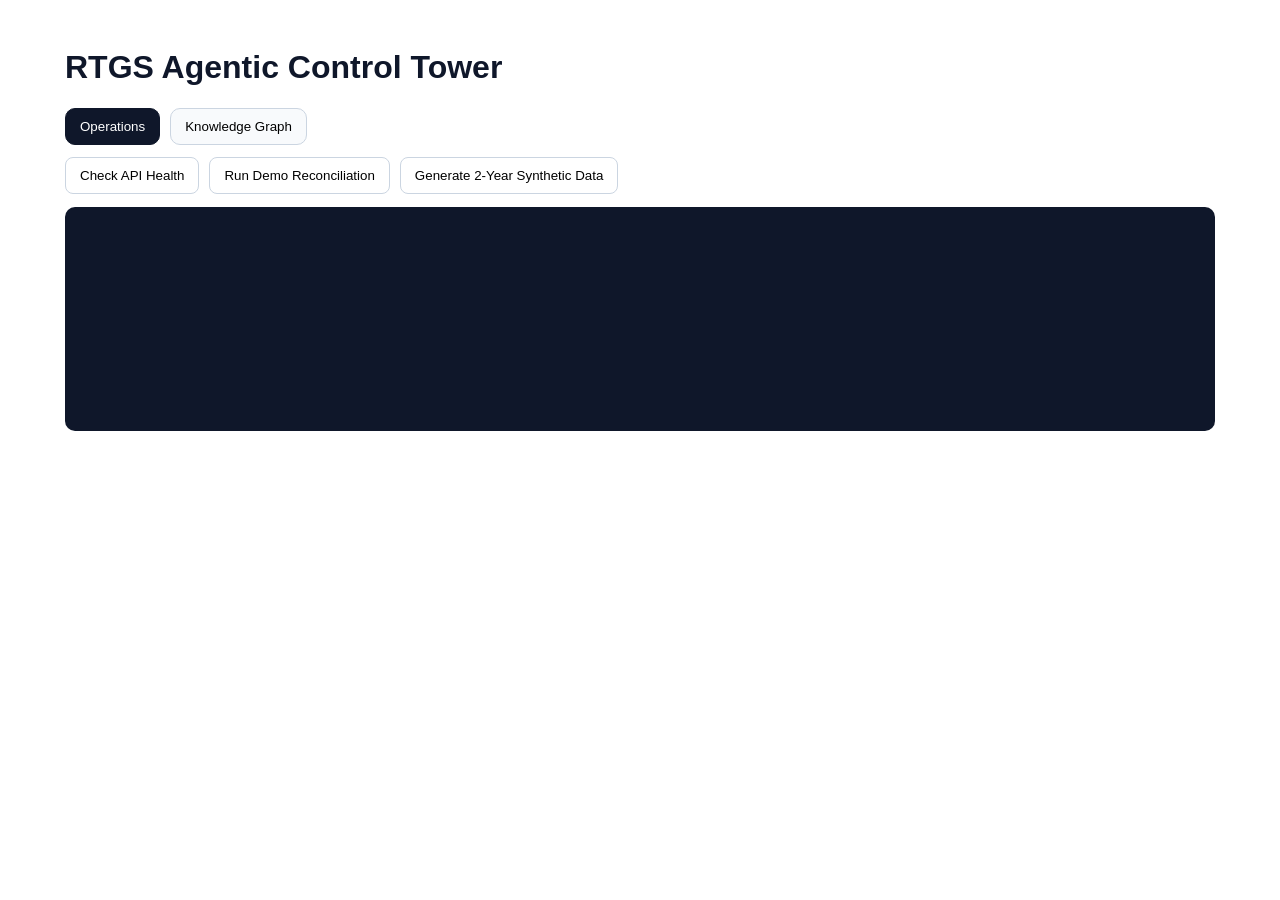
<file: frontend/index.html>
<!doctype html>
<html>
<head>
  <meta charset="utf-8"/>
  <meta name="viewport" content="width=device-width,initial-scale=1"/>
  <title>RTGS Agentic Control Tower</title>
  <link rel="stylesheet" href="styles.css"/>
</head>
<body>
  <h1>RTGS Agentic Control Tower</h1>

  <div class="tabs">
    <button class="tab active" data-tab="opsTab">Operations</button>
    <button class="tab" data-tab="graphTab">Knowledge Graph</button>
  </div>

  <section id="opsTab" class="panel active">
    <div class="card">
      <button id="healthBtn">Check API Health</button>
      <button id="demoBtn">Run Demo Reconciliation</button>
      <button id="genBtn">Generate 2-Year Synthetic Data</button>
    </div>
    <pre id="output"></pre>
  </section>

  <section id="graphTab" class="panel">
    <div class="card">
      <button id="graphBtn">Load Knowledge Graph</button>
    </div>
    <div class="graph-wrap">
      <svg id="graphSvg" viewBox="0 0 1100 520" preserveAspectRatio="xMidYMid meet"></svg>
    </div>
    <div id="graphMeta" class="meta"></div>
  </section>

  <script src="app.js"></script>
</body>
</html>
</file>
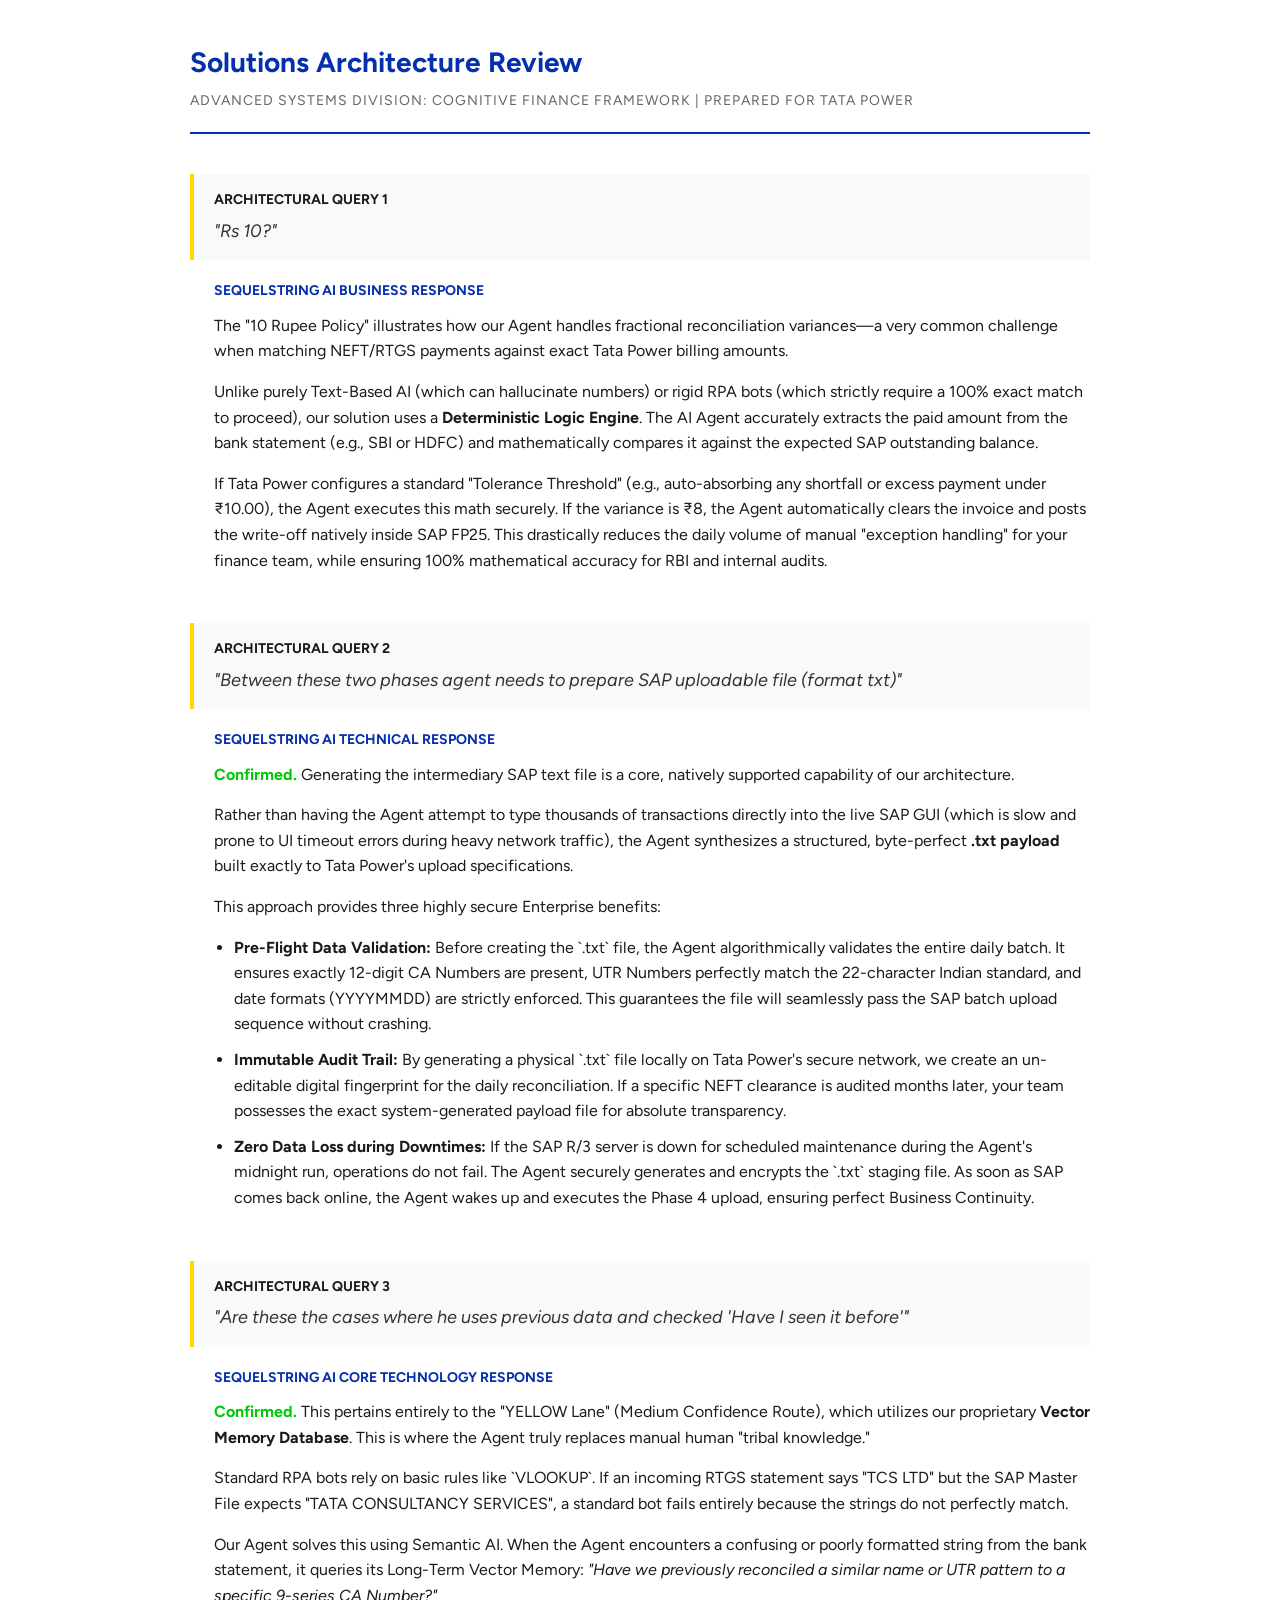
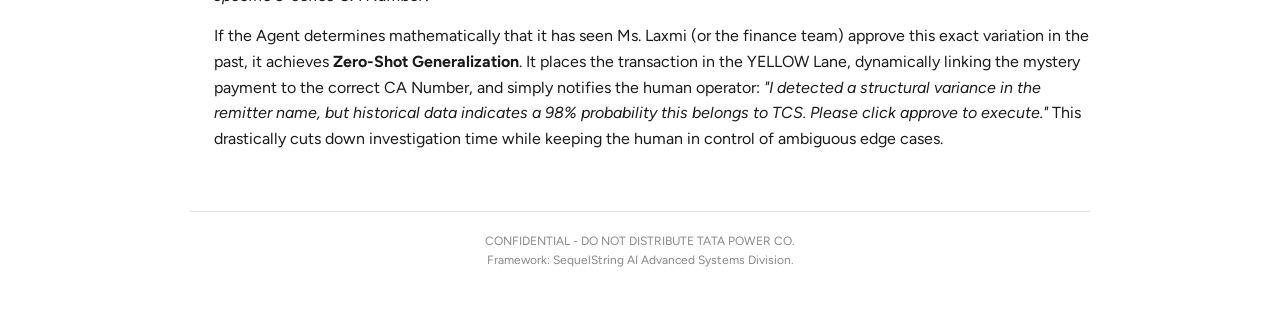
<file: Tata_Query_Responses.html>
<!DOCTYPE html>
<html lang="en">

<head>
    <meta charset="UTF-8">
    <meta name="viewport" content="width=device-width, initial-scale=1.0">
    <title>SequelString AI - Query Responses</title>
    <link rel="preconnect" href="https://fonts.googleapis.com">
    <link rel="preconnect" href="https://fonts.gstatic.com" crossorigin>
    <link href="https://fonts.googleapis.com/css2?family=Figtree:wght@400;600;700&display=swap" rel="stylesheet">
    <style>
        :root {
            --ibm-blue: #0530AD;
            --rh-green: #00C805;
            --solid-yellow: #FFD700;
            --text-black: #1A1A1A;
            --bg-white: #FFFFFF;
            --rule-gray: #E0E0E0;
        }

        body {
            font-family: 'Figtree', sans-serif;
            background-color: var(--bg-white);
            color: var(--text-black);
            line-height: 1.6;
            margin: 0;
            padding: 40px;
            max-width: 900px;
            margin-left: auto;
            margin-right: auto;
        }

        .header {
            border-bottom: 2px solid var(--ibm-blue);
            padding-bottom: 20px;
            margin-bottom: 40px;
        }

        .header h1 {
            color: var(--ibm-blue);
            margin: 0;
            font-size: 28px;
            font-weight: 700;
        }

        .header p {
            margin: 5px 0 0 0;
            font-size: 14px;
            color: #666;
            text-transform: uppercase;
            letter-spacing: 1px;
        }

        .query-section {
            margin-bottom: 50px;
            page-break-inside: avoid;
        }

        .query-box {
            background-color: #f8f9fa;
            border-left: 4px solid var(--solid-yellow);
            padding: 15px 20px;
            margin-bottom: 20px;
        }

        .query-label {
            font-weight: 700;
            color: var(--text-black);
            font-size: 14px;
            text-transform: uppercase;
            margin-bottom: 5px;
            display: block;
        }

        .query-text {
            font-style: italic;
            font-size: 18px;
            margin: 0;
            color: #333;
        }

        .response-box {
            padding-left: 24px;
        }

        .response-label {
            font-weight: 700;
            color: var(--ibm-blue);
            font-size: 14px;
            text-transform: uppercase;
            margin-bottom: 10px;
            display: block;
        }

        h3 {
            color: var(--ibm-blue);
            font-size: 18px;
            margin-top: 0;
            margin-bottom: 15px;
        }

        p {
            margin-top: 0;
            margin-bottom: 15px;
            font-size: 16px;
        }

        .highlight-green {
            color: var(--rh-green);
            font-weight: 700;
        }

        .highlight-blue {
            color: var(--ibm-blue);
            font-weight: 600;
        }

        ul {
            margin-top: 0;
            padding-left: 20px;
        }

        li {
            margin-bottom: 10px;
        }

        .footer {
            margin-top: 60px;
            padding-top: 20px;
            border-top: 1px solid var(--rule-gray);
            font-size: 12px;
            color: #888;
            text-align: center;
        }
    </style>
</head>

<body>

    <div class="header">
        <h1>Solutions Architecture Review</h1>
        <p>Advanced Systems Division: Cognitive Finance Framework | Prepared for Tata Power</p>
    </div>

    <div class="query-section">
        <div class="query-box">
            <span class="query-label">Architectural Query 1</span>
            <p class="query-text">"Rs 10?"</p>
        </div>
        <div class="response-box">
            <span class="response-label">SequelString AI Business Response</span>
            <p>The "10 Rupee Policy" illustrates how our Agent handles fractional reconciliation variances—a very common
                challenge when matching NEFT/RTGS payments against exact Tata Power billing amounts.</p>

            <p>Unlike purely Text-Based AI (which can hallucinate numbers) or rigid RPA bots (which strictly require a
                100% exact match to proceed), our solution uses a <strong>Deterministic Logic Engine</strong>. The AI
                Agent accurately extracts the paid amount from the bank statement (e.g., SBI or HDFC) and mathematically
                compares it against the expected SAP outstanding balance.</p>

            <p>If Tata Power configures a standard "Tolerance Threshold" (e.g., auto-absorbing any shortfall or excess
                payment under ₹10.00), the Agent executes this math securely. If the variance is ₹8, the Agent
                automatically clears the invoice and posts the write-off natively inside SAP FP25. This drastically
                reduces the daily volume of manual "exception handling" for your finance team, while ensuring 100%
                mathematical accuracy for RBI and internal audits.</p>
        </div>
    </div>

    <div class="query-section">
        <div class="query-box">
            <span class="query-label">Architectural Query 2</span>
            <p class="query-text">"Between these two phases agent needs to prepare SAP uploadable file (format txt)"</p>
        </div>
        <div class="response-box">
            <span class="response-label">SequelString AI Technical Response</span>
            <p><span class="highlight-green">Confirmed.</span> Generating the intermediary SAP text file is a core,
                natively supported capability of our architecture.</p>

            <p>Rather than having the Agent attempt to type thousands of transactions directly into the live SAP GUI
                (which is slow and prone to UI timeout errors during heavy network traffic), the Agent synthesizes a
                structured, byte-perfect <strong>.txt payload</strong> built exactly to Tata Power's upload
                specifications.</p>

            <p>This approach provides three highly secure Enterprise benefits:</p>
            <ul>
                <li><strong>Pre-Flight Data Validation:</strong> Before creating the `.txt` file, the Agent
                    algorithmically validates the entire daily batch. It ensures exactly 12-digit CA Numbers are
                    present, UTR Numbers perfectly match the 22-character Indian standard, and date formats (YYYYMMDD)
                    are strictly enforced. This guarantees the file will seamlessly pass the SAP batch upload sequence
                    without crashing.</li>
                <li><strong>Immutable Audit Trail:</strong> By generating a physical `.txt` file locally on Tata Power's
                    secure network, we create an un-editable digital fingerprint for the daily reconciliation. If a
                    specific NEFT clearance is audited months later, your team possesses the exact system-generated
                    payload file for absolute transparency.</li>
                <li><strong>Zero Data Loss during Downtimes:</strong> If the SAP R/3 server is down for scheduled
                    maintenance during the Agent's midnight run, operations do not fail. The Agent securely generates
                    and encrypts the `.txt` staging file. As soon as SAP comes back online, the Agent wakes up and
                    executes the Phase 4 upload, ensuring perfect Business Continuity.</li>
            </ul>
        </div>
    </div>

    <div class="query-section">
        <div class="query-box">
            <span class="query-label">Architectural Query 3</span>
            <p class="query-text">"Are these the cases where he uses previous data and checked 'Have I seen it before'"
            </p>
        </div>
        <div class="response-box">
            <span class="response-label">SequelString AI Core Technology Response</span>
            <p><span class="highlight-green">Confirmed.</span> This pertains entirely to the "YELLOW Lane" (Medium
                Confidence Route), which utilizes our proprietary <strong>Vector Memory Database</strong>. This is where
                the Agent truly replaces manual human "tribal knowledge."</p>

            <p>Standard RPA bots rely on basic rules like `VLOOKUP`. If an incoming RTGS statement says "TCS LTD" but
                the SAP Master File expects "TATA CONSULTANCY SERVICES", a standard bot fails entirely because the
                strings do not perfectly match.</p>

            <p>Our Agent solves this using Semantic AI. When the Agent encounters a confusing or poorly formatted string
                from the bank statement, it queries its Long-Term Vector Memory: <em>"Have we previously reconciled a
                    similar name or UTR pattern to a specific 9-series CA Number?"</em></p>

            <p>If the Agent determines mathematically that it has seen Ms. Laxmi (or the finance team) approve this
                exact variation in the past, it achieves <strong>Zero-Shot Generalization</strong>. It places the
                transaction in the YELLOW Lane, dynamically linking the mystery payment to the correct CA Number, and
                simply notifies the human operator: <em>"I detected a structural variance in the remitter name, but
                    historical data indicates a 98% probability this belongs to TCS. Please click approve to
                    execute."</em> This drastically cuts down investigation time while keeping the human in control of
                ambiguous edge cases.</p>
        </div>
    </div>

    <div class="footer">
        CONFIDENTIAL - DO NOT DISTRIBUTE TATA POWER CO. <br>
        Framework: SequelString AI Advanced Systems Division. <br>
    </div>

</body>

</html>
</file>
<file: frontend/styles.css>
body { font-family: Inter, Arial, sans-serif; max-width: 1150px; margin: 20px auto; padding: 8px; color: #0f172a; }
.tabs { display:flex; gap:10px; margin-bottom: 12px; }
.tab { padding: 10px 14px; border-radius: 10px; border: 1px solid #cbd5e1; background:#f8fafc; cursor:pointer; }
.tab.active { background:#0f172a; color:#fff; border-color:#0f172a; }
.panel { display:none; }
.panel.active { display:block; }
.card { display:flex; gap:10px; margin-bottom: 12px; flex-wrap:wrap; }
button { padding: 10px 14px; border-radius: 8px; border: 1px solid #cbd5e1; cursor: pointer; background:#fff; }
pre { background: #0f172a; color:#e2e8f0; padding: 12px; border-radius: 10px; min-height: 200px; white-space: pre-wrap; }
.graph-wrap { background:#020617; border-radius:14px; padding:8px; border:1px solid #1e293b; }
#graphSvg { width:100%; height:520px; display:block; }
.node { stroke:#0b1020; stroke-width:1.5; }
.edge { stroke:#334155; stroke-opacity:0.7; }
.label { font-size:11px; fill:#e2e8f0; }
.meta { margin-top: 10px; color:#334155; font-size: 14px; }
.legend { font-size:12px; fill:#cbd5e1; }
</file>
